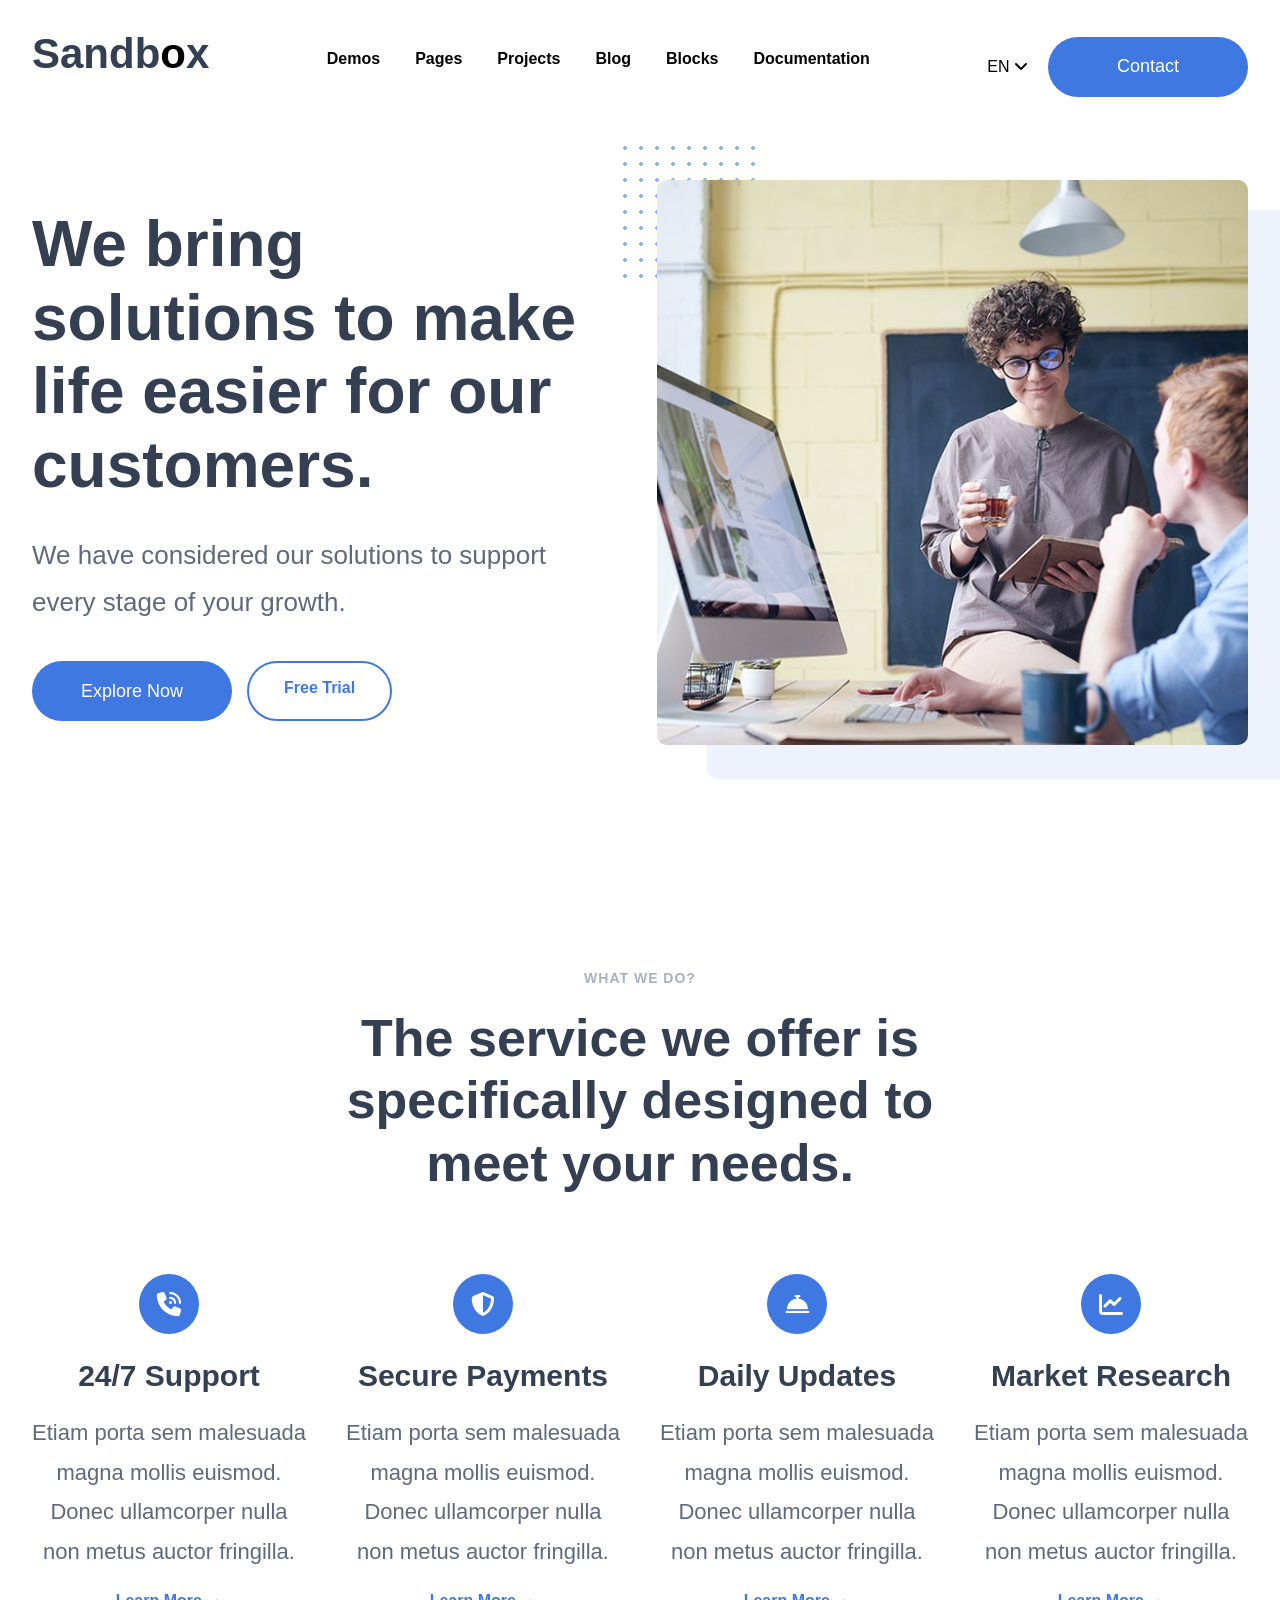
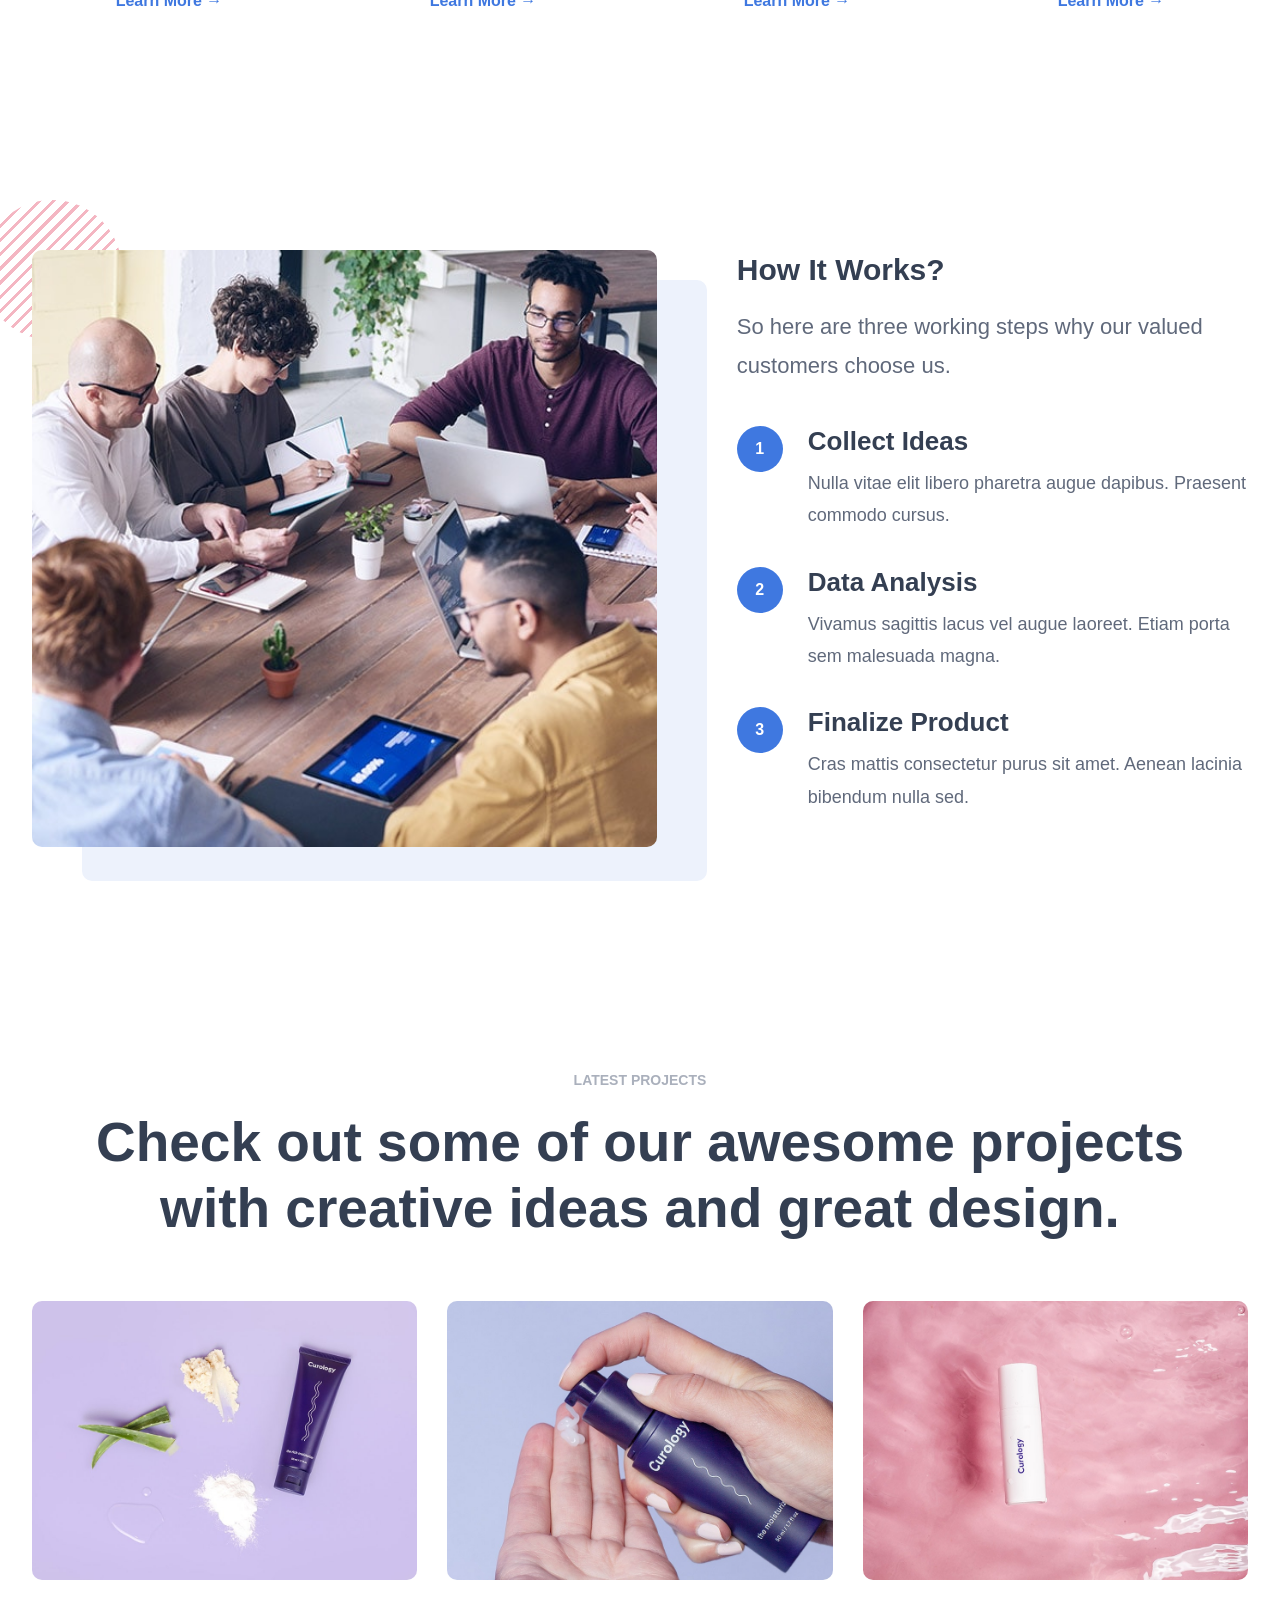
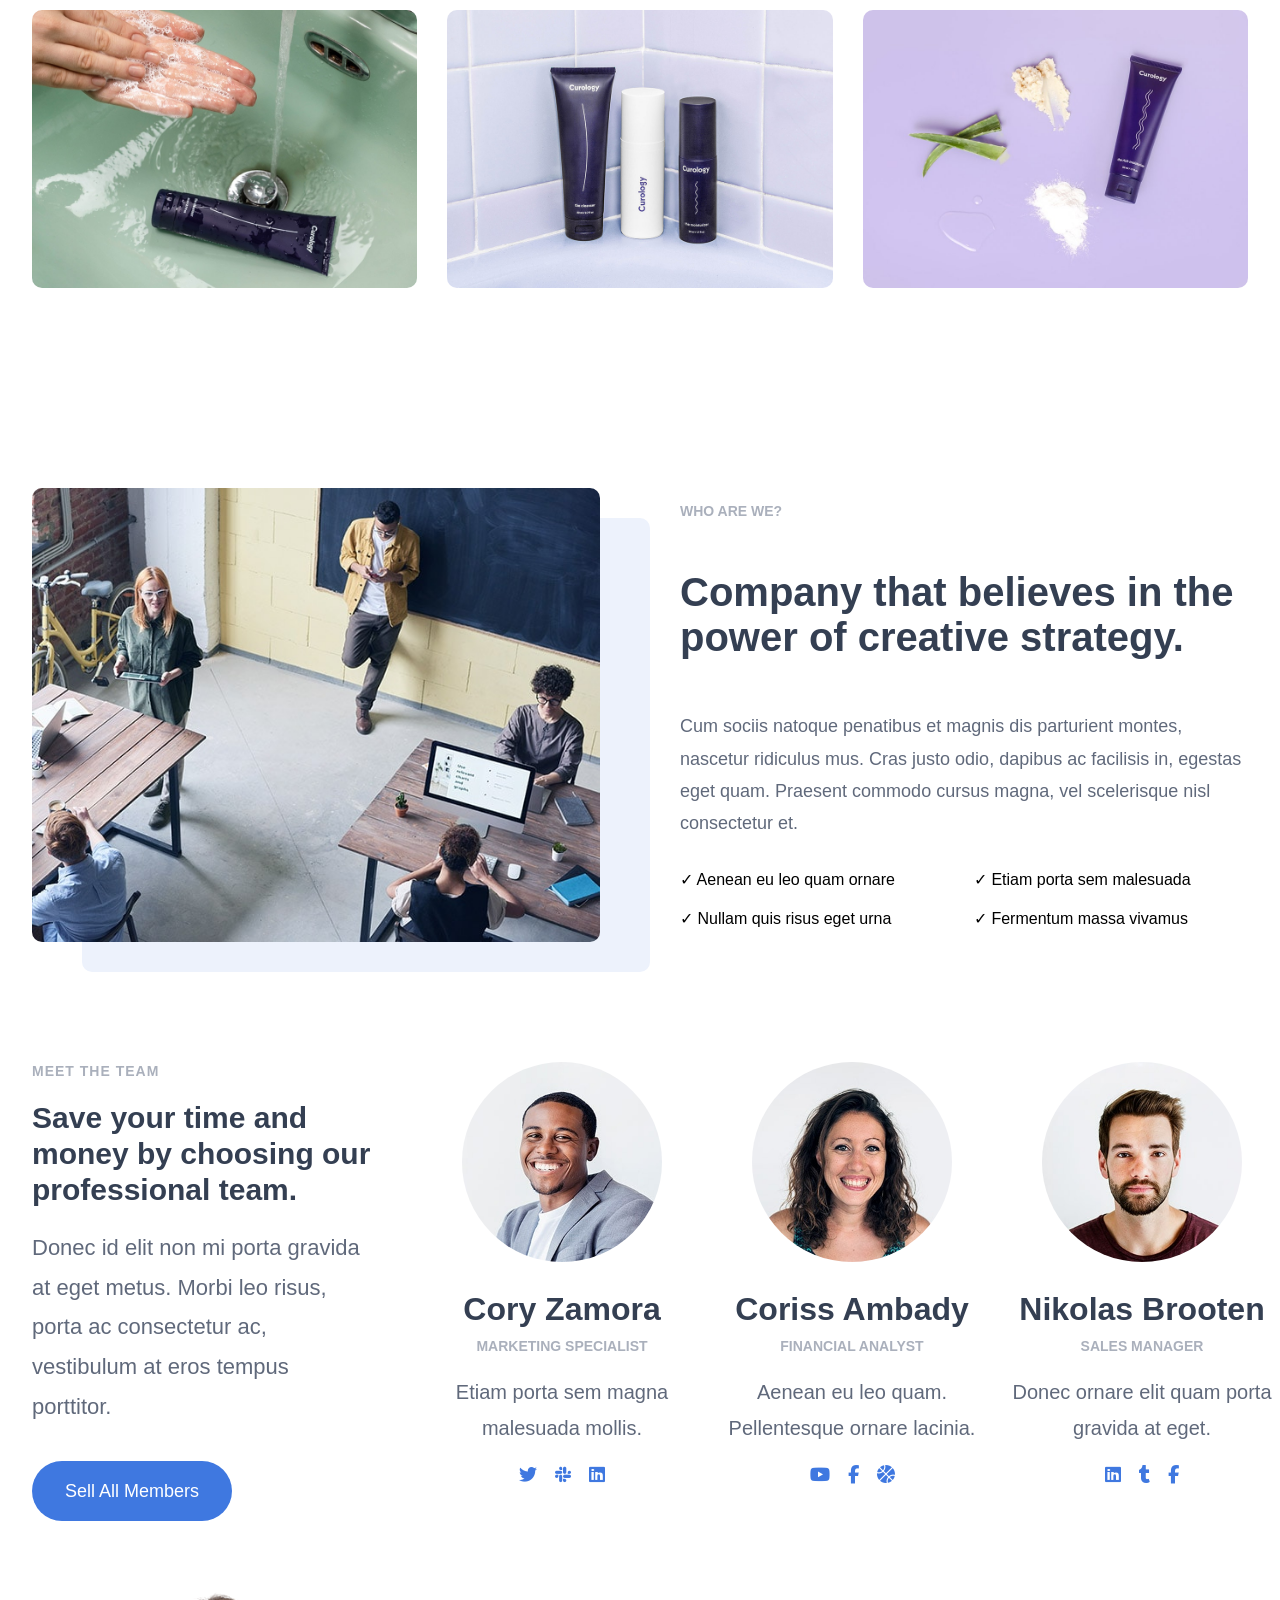
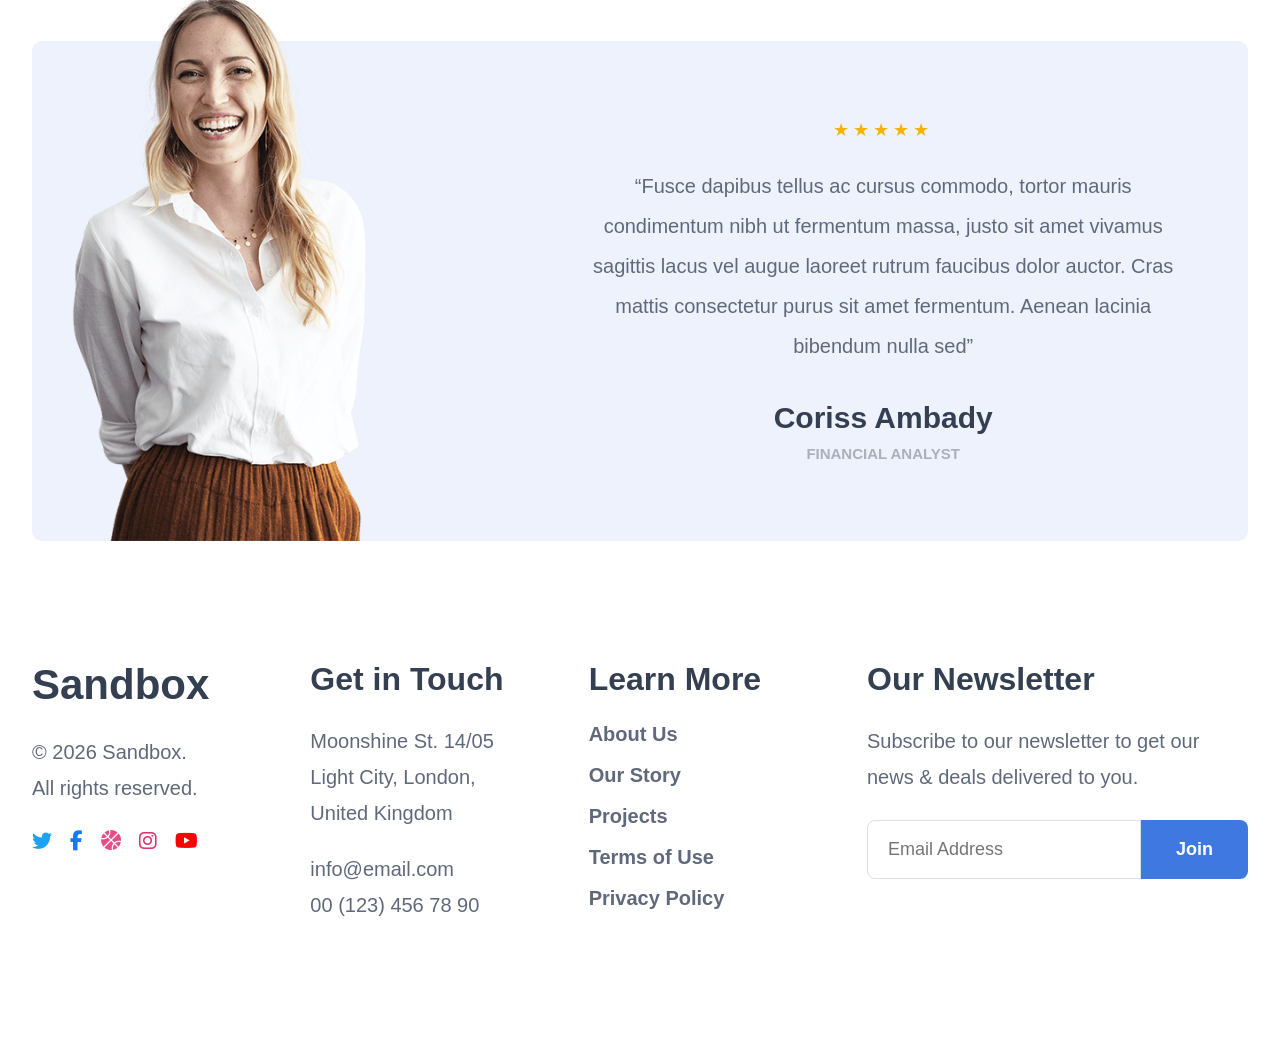
<file: css/29-may-2026/index.html>
<!DOCTYPE html>
<html lang="en">
<head>
    <meta charset="UTF-8">
    <meta name="viewport" content="width=device-width, initial-scale=1.0">
    <title>Sandbox Clone</title>
    <link rel="stylesheet"
    href="https://cdnjs.cloudflare.com/ajax/libs/font-awesome/6.6.0/css/all.min.css">
    <link rel="stylesheet" href="./asset/css/style.css">
    <link rel="stylesheet" href="./asset/css/media.css">
</head>
<body>

    <header>
        <div class="container navbar">

            <div class="logo">
                Sandb<span>o</span>x
            </div>

            <input type="checkbox" id="menu-toggle">

                <label for="menu-toggle" class="mobile-menu">
                    <i class="fa-solid fa-bars"></i>
                </label>

            <ul class="menu">

                <li class="dropdown">
                    <a href="#">Demos</a>

                    <div class="mega-menu">
                        <div class="demo-grid">

                            <div class="demo-box">
                                <img src="./asset/image/asset 10.jpeg" alt="">
                            </div>
                            <div class="demo-box">
                                <img src="./asset/image/asset 11.jpeg" alt="">
                            </div>
                            <div class="demo-box">
                                <img src="./asset/image/asset 12.jpeg" alt="">
                            </div>
                            <div class="demo-box">
                                <img src="./asset/image/asset 13.jpeg" alt="">
                            </div>
                            <div class="demo-box">
                                <img src="./asset/image/asset 14.jpeg" alt="">
                            </div>
                            <div class="demo-box">
                                <img src="./asset/image/asset 15.jpeg" alt="">
                            </div>
                            <div class="demo-box">
                                <img src="./asset/image/asset 16.jpeg" alt="">
                            </div>
                            <div class="demo-box">
                                <img src="./asset/image/asset 17.jpeg" alt="">
                            </div>
                            <div class="demo-box">
                                <img src="./asset/image/asset 18.jpeg" alt="">
                            </div>
                            <div class="demo-box">
                                <img src="./asset/image/asset 19.jpeg" alt="">
                            </div>
                            <div class="demo-box">
                                <img src="./asset/image/asset 20.jpeg" alt="">
                            </div>
                            <div class="demo-box">
                                <img src="./asset/image/asset 21.jpeg" alt="">
                            </div>
                            <div class="demo-box">
                                <img src="./asset/image/asset 22.jpeg" alt="">
                            </div>
                            <div class="demo-box">
                                <img src="./asset/image/asset 23.jpeg" alt="">
                            </div>
                            <div class="demo-box">
                                <img src="./asset/image/asset 24.jpeg" alt="">
                            </div>
                            <div class="demo-box">
                                <img src="./asset/image/asset 25.jpeg" alt="">
                            </div>
                            <div class="demo-box">
                                <img src="./asset/image/asset 26.jpeg" alt="">
                            </div>
                            <div class="demo-box">
                                <img src="./asset/image/asset 27.jpeg" alt="">
                            </div>

                        </div>
                    </div>
                </li>

                <li class="pagedown">
                    <a href="#">Pages</a>
                    <div class="page-menu">
                        <ul>
                            <li class="servicesdown">
                                <a href="">Services</a>
                                <ul class="servicesmenu">
                                    <li><a href="services">Services I</a></li>
                                    <li><a href="services2">Services II</a></li>
                                </ul>
                            </li>
                            <li class="aboutdown">

                                <a href="about">About</a>
                                
                                <ul class="aboutmenu">
                                    <li><a href="">About I</a></li>
                                    <li><a href="">About II</a></li>
                                </ul>
                            </li>
                            
                            <li class="shopdown">
                                <a href="">Shop</a>
                                <ul class="shopmenu">
                                    <li><a href="">Shop I</a></li>
                                    <li><a href="">Shop II</a></li>
                                    <li><a href="">Product Page</a></li>
                                    <li><a href="">Shopping Cart</a></li>
                                    <li><a href="">Checout</a></li>
                                </ul>
                            </li>
                            <li class="contactdown">
                                <a href="">Contact</a>
                                
                                <ul class="contactmenu">
                                    <li><a href="">Contact I</a></li>
                                    <li><a href="">Contact II</a></li>
                                    <li><a href="">Contact III</a></li>
                                </ul>
                            </li>
                            <li class="careerdown">
                                <a href="">Career</a>
                                <ul class="careermenu">
                                    <li><a href="">Job Listing I</a></li>
                                    <li><a href="">Job Listing II</a></li>
                                    <li><a href="">Job Desscription</a></li>
                                </ul>
                            </li>
                            <li class="Utilitydown">
                                <a href="">Utility</a>
                                <ul class="Utilitymenu">
                                    <li><a href="">404 Not Found</a></li>
                                    <li><a href="">Page Loader</a></li>
                                    <li><a href="">Sign In I</a></li>
                                    <li><a href="">Sign In II</a></li>
                                    <li><a href="">Sign Up I</a></li>
                                    <li><a href="">Sign Up II</a></li>
                                    <li><a href="">Terms</a></li>
                                </ul>
                            </li>
                            <li><a href="">Pricing</a></li>
                            <li><a href="">One Page</a></li>
                        </ul>
                    </div>
                </li>
                <li class="projectdown">
                    <a href="#">Projects</a>
                    <div class="projectmenu">
                        <div class="project-col">
                            <h4>PROJECT PAGES</h4>
                            
                            <ul >
                                <li><a href="">Project I</a></li>
                                <li><a href="">Project II</a></li>
                                <li><a href="">Project III</a></li>
                                <li><a href="">Project IV</a></li>
                            </ul>
                        </div>
                        <div class="divider"></div>
                        
                        <div class="project-col">
                            <h4>SINGLE PROJECTS</h4>
                            <ul>
                                <li><a href="">Single project I</a></li>
                                <li><a href="">Single project II</a></li>
                                <li><a href="">Single project III</a></li>
                                <li><a href="">Single project IV</a></li>
                            </ul>
                        </div>
                    </div>
                </li>
                <li class="blogdown">
                    <a href="#">Blog</a>
                    <ul class="blogmenu">
                        <li><a href="">Blog Without Sidebar</a></li>
                        <li><a href="">Blog With Sidebar</a></li>
                        <li><a href="">Blog with Left Sidebar</a></li>
                        <li class="blog-postdown">
                            <a href="">Blog Posta</a>
                            <ul class="blog-postmenu">
                                <li><a href="">Post Without Sidebar</a></li>
                                <li><a href="">Post With Sidebar</a></li>
                                <li><a href="">Post With Left Sidebar</a></li>
                            </ul>
                        </li>
                    </ul>
                </li>
                <li class="blockdown">
                    <a href="#">Blocks</a>
                    <div class="blockmenu">
                        <div class="block-grid">

                            <div class="block-item">
                                <div class="thumb">
                                    <img src="./asset/image/asset 37.svg" alt="">
                                </div>
                                <h4>About</h4>
                            </div>

                            <div class="block-item">
                                <div class="thumb">
                                    <img src="./asset/image/asset 38.svg" alt="">
                                </div>
                                <h4>Blog</h4>
                            </div>

                            <div class="block-item">
                                <div class="thumb">
                                    <img src="./asset/image/asset 39.svg" alt="">
                                </div>
                                <h4>Call to Action</h4>
                            </div>

                            <div class="block-item">
                                <div class="thumb">
                                    <img src="./asset/image/asset 40.svg" alt="">
                                </div>
                                <h4>Clients</h4>
                            </div>

                            <div class="block-item">
                                <div class="thumb">
                                    <img src="./asset/image/asset 41.svg" alt="">
                                </div>
                                <h4>Contact</h4>
                            </div>

                            <div class="block-item">
                                <div class="thumb">
                                    <img src="./asset/image/asset 42.svg" alt="">
                                </div>
                                <h4>Facts</h4>
                            </div>

                            <div class="block-item">
                                <div class="thumb">
                                    <img src="./asset/image/asset 43.svg" alt="">
                                </div>
                                <h4>FAQ</h4>
                            </div>


                            <div class="block-item">
                                <div class="thumb">
                                    <img src="./asset/image/asset 44.svg" alt="">
                                </div>
                                <h4>Features</h4>
                            </div>

                            <div class="block-item">
                                <div class="thumb">
                                    <img src="./asset/image/asset 45.svg" alt="">
                                </div>
                                <h4>footer</h4>
                            </div>

                            <div class="block-item">
                                <div class="thumb">
                                    <img src="./asset/image/asset 46.svg" alt="">
                                </div>
                                <h4>Hero</h4>
                            </div>

                            <div class="block-item">
                                <div class="thumb">
                                    <img src="./asset/image/asset 47.svg" alt="">
                                </div>
                                <h4>Misc</h4>
                            </div>


                            <div class="block-item">
                                <div class="thumb">
                                    <img src="./asset/image/asset 48.svg" alt="">
                                </div>
                                <h4>Navbar</h4>
                            </div>

                            <div class="block-item">
                                <div class="thumb">
                                    <img src="./asset/image/asset 49.svg" alt="">
                                </div>
                                <h4>Portfolio</h4>
                            </div>

                            <div class="block-item">
                                <div class="thumb">
                                    <img src="./asset/image/asset 50.svg" alt="">
                                </div>
                                <h4>Pricing</h4>
                            </div>

                            <div class="block-item">
                                <div class="thumb">
                                    <img src="./asset/image/asset 51.svg" alt="">
                                </div>
                                <h4>Process</h4>
                            </div>

                            <div class="block-item">
                                <div class="thumb">
                                    <img src="./asset/image/asset 52.svg" alt="">
                                </div>
                                <h4>Team</h4>
                            </div>

                            <div class="block-item">
                                <div class="thumb">
                                    <img src="./asset/image/asset 53.svg" alt="">
                                </div>
                                <h4>Testimonials</h4>
                            </div>

                        </div>

                    </div>
                </li>
                <li class="docudown">
                    <a href="#">Documentation</a>
                    <div class="documenu">
                        <div class="doc-left">
                            <div>
                                <h4>USAGE</h4>

                                <ul class="usag-grid">
                                    <li><a href="">Get Started</a></li>
                                    <li><a href="">Changelog</a></li>
                                    <li><a href="">Forms</a></li>
                                    <li><a href="">Credits</a></li>
                                    <li><a href="">FAQ</a></li>
                                </ul>
                            </div>
                            <div>
                                <h4>STYLEGUIDE</h4>
    
                                <ul class="style-grid">
                                    <li><a href="">Colors</a></li>
                                    <li><a href="">IIIutrations</a></li>
                                    <li><a href="">Fonts</a></li>
                                    <li><a href="">Backgrounds</a></li>
                                    <li><a href="">SVG Icon</a></li>
                                    <li><a href="">Misc</a></li>
                                    <li><a href="">Font Icon</a></li>
                                </ul>
                            </div>
                        </div>
                        <div class="divider"></div>
                        <div class="docu-right">
                            <h4>ELEMENTS</h4>

                            <ul class="element-grid">
                                <li><a href="">Accordion</a></li>
                                <li><a href="">Dividers</a></li>
                                <li><a href="">Shadows</a></li>
                                <li><a href="">Alerts</a></li>
                                <li><a href="">Form Elements</a></li>
                                <li><a href="">Shapes</a></li>
                                <li><a href="">Animations</a></li>
                                <li><a href="">Image Hover</a></li>
                                <li><a href="">Table</a></li>
                                <li><a href="">Avatars</a></li>
                                <li><a href="">Image Mask</a></li>
                                <li><a href="">Tabs</a></li>
                                <li><a href="">Backgrounds</a></li>
                                <li><a href="">Lightbox</a></li>
                                <li><a href="">Text Animations</a></li>
                                <li><a href="">Badges</a></li>
                                <li><a href="">Media Player</a></li>
                                <li><a href="">Text Highlight</a></li>
                                <li><a href="">Buttons</a></li>
                                <li><a href="">Modal</a></li>
                                <li><a href="">Tiles</a></li>
                                <li><a href="">Card</a></li>
                                <li><a href="">Carousel</a></li>
                                <li><a href="">Pagination</a></li>
                                <li><a href="">Progressbar</a></li>
                                <li><a href="">Tooltips & Popovers</a></li>
                                <li><a href="">Typography</a></li>
                            </ul>
                        </div>
                    </div>
                </li>

            </ul>
            <div class="nav-right">
                <div class="language">
                    <button class="lang-btn">
                        EN <i class="fa-solid fa-angle-down"></i>
                    </button>
                
                    <ul class="lang-menu">
                        <li><a href="#">EN</a></li>
                        <li><a href="#">DE</a></li>
                        <li><a href="#">ES</a></li>
                    </ul>
                </div>
                <button class="contact-btn">Contact</button>
            </div>

        </div>
    </header>

    <!-- section-hero -->
    <section class="hero">
        <div class="container hero-section">
    
            <div class="hero-content">
                <h1>
                    We bring solutions to make life easier
                    for our customers.
                </h1>
    
                <p>
                    We have considered our solutions to
                    support every stage of your growth.
                </p>
    
                <div class="hero-btns">
                    <button class="contact-btn">Explore Now</button>
                    <a href="#" class="btn-outline">Free Trial</a>
                </div>
            </div>
    
            <div class="hero-image">
    
                <div class="dots"></div>
    
                <div class="bg-shape"></div>
    
                <img src="./asset/image/asset 54.jpeg" alt="">
    
            </div>
    
        </div>
    </section>

    <!-- second section -->
    <section class="services">
        <div class="container">
    
            <span class="section-tag">WHAT WE DO?</span>
    
            <h2 class="section-title">
                The service we offer is specifically
                designed to meet your needs.
            </h2>
    
            <div class="service-grid">
    
                <div class="service-box">
                    <div class="icon-box">
                        <i class="fa-solid fa-phone-volume"></i>
                    </div>
    
                    <h3>24/7 Support</h3>
    
                    <p>
                        Etiam porta sem malesuada magna mollis euismod.
                        Donec ullamcorper nulla non metus auctor fringilla.
                    </p>
    
                    <a href="#">Learn More →</a>
                </div>
    
                <div class="service-box">
                    <div class="icon-box">
                        <i class="fa-solid fa-shield-halved"></i>
                    </div>
    
                    <h3>Secure Payments</h3>
    
                    <p>
                        Etiam porta sem malesuada magna mollis euismod.
                        Donec ullamcorper nulla non metus auctor fringilla.
                    </p>
    
                    <a href="#">Learn More →</a>
                </div>
    
                <div class="service-box">
                    <div class="icon-box">
                        <i class="fa-solid fa-bell-concierge"></i>
                    </div>
    
                    <h3>Daily Updates</h3>
    
                    <p>
                        Etiam porta sem malesuada magna mollis euismod.
                        Donec ullamcorper nulla non metus auctor fringilla.
                    </p>
    
                    <a href="#">Learn More →</a>
                </div>
    
                <div class="service-box">
                    <div class="icon-box">
                        <i class="fa-solid fa-chart-line"></i>
                    </div>
    
                    <h3>Market Research</h3>
    
                    <p>
                        Etiam porta sem malesuada magna mollis euismod.
                        Donec ullamcorper nulla non metus auctor fringilla.
                    </p>
    
                    <a href="#">Learn More →</a>
                </div>
    
            </div>
    
        </div>
    </section>

    <!-- demo 2 section -->
    <section class="work">
        <div class="container work-section">
    
            <div class="work-image">
    
                <div class="circle-shape"></div>
                <div class="bg-shape"></div>
    
                <img src="./asset/image/asset 61.jpeg" alt="">
    
            </div>
    
            <div class="work-content">
    
                <h2>How It Works?</h2>
    
                <p class="work-desc">
                    So here are three working steps why our
                    valued customers choose us.
                </p>
    
                <div class="step">
                    <div class="step-number">1</div>
    
                    <div>
                        <h3>Collect Ideas</h3>
                        <p>
                            Nulla vitae elit libero pharetra augue dapibus.
                            Praesent commodo cursus.
                        </p>
                    </div>
                </div>
    
                <div class="step">
                    <div class="step-number">2</div>
    
                    <div>
                        <h3>Data Analysis</h3>
                        <p>
                            Vivamus sagittis lacus vel augue laoreet.
                            Etiam porta sem malesuada magna.
                        </p>
                    </div>
                </div>
    
                <div class="step">
                    <div class="step-number">3</div>
    
                    <div>
                        <h3>Finalize Product</h3>
                        <p>
                            Cras mattis consectetur purus sit amet.
                            Aenean lacinia bibendum nulla sed.
                        </p>
                    </div>
                </div>
    
            </div>
    
        </div>
    </section>

    <!-- section project -->
    <section class="projects">

        <span class="project-tag">LATEST PROJECTS</span>
    
        <h2 class="project-title">
            Check out some of our awesome projects
            with creative ideas and great design.
        </h2>
    
        <div class="project-gallery">

            <img src="./asset/image/asset 62.jpeg" alt="">
            <img src="./asset/image/asset 63.jpeg" alt="">
            <img src="./asset/image/asset 64.jpeg" alt="">
            <img src="./asset/image/asset 65.jpeg" alt="">
            <img src="./asset/image/asset 66.jpeg" alt="">
            <img src="./asset/image/asset 62.jpeg" alt="">
    
        </div>
    </section>

    <!-- secton 4 -->
    <section class="about-company">

        <div class="about-left">
            <img src="./asset/image/asset 69.jpeg" alt="">
            <div class="bg-shape"></div>
    
            <a href="#video-popup" class="play-btn">
                ▶
            </a>
    
        </div>
    
        <div class="about-right">
    
            <span>WHO ARE WE?</span>
    
            <h2>
                Company that believes in the power of creative strategy.
            </h2>
    
            <p>
                Cum sociis natoque penatibus et magnis dis parturient montes, nascetur ridiculus mus. Cras justo odio, dapibus ac facilisis in, egestas eget quam. Praesent commodo cursus magna, vel scelerisque nisl consectetur et.
            </p>
    
            <div class="check-list">
    
                <div>✓ Aenean eu leo quam ornare</div>
                <div>✓ Etiam porta sem malesuada</div>
                <div>✓ Nullam quis risus eget urna</div>
                <div>✓ Fermentum massa vivamus</div>
    
            </div>
    
        </div>
    
    </section>

    <!-- section 5 -->
    <section class="team-section">

        <div class="team-left">
    
            <span class="team-tag">MEET THE TEAM</span>
    
            <h2>
                Save your time and
                money by choosing our
                professional team.
            </h2>
    
            <p>
                Donec id elit non mi porta gravida at eget metus.
                Morbi leo risus, porta ac consectetur ac,
                vestibulum at eros tempus porttitor.
            </p>
    
            <button class="contact-btn">Sell All Members</button>
    
        </div>
    
        <div class="team-right">
    
            <div class="team-card">
    
                <img src="./asset/image/asset 70.jpeg" alt="">
    
                <h3>Cory Zamora</h3>
    
                <span>MARKETING SPECIALIST</span>
    
                <p>
                    Etiam porta sem magna malesuada mollis.
                </p>
    
                <div class="social">
                    <i class="fa-brands fa-twitter"></i>
                    <i class="fa-brands fa-slack"></i>
                    <i class="fa-brands fa-linkedin"></i>
                </div>
    
            </div>
    
            <div class="team-card">
    
                <img src="./asset/image/asset 71.jpeg" alt="">
    
                <h3>Coriss Ambady</h3>
    
                <span>FINANCIAL ANALYST</span>
    
                <p>
                    Aenean eu leo quam.
                    Pellentesque ornare lacinia.
                </p>
    
                <div class="social">
                    <i class="fa-brands fa-youtube"></i>
                    <i class="fa-brands fa-facebook-f"></i>
                    <i class="fa-solid fa-basketball"></i>
                </div>
    
            </div>
    
            <div class="team-card">
    
                <img src="./asset/image/asset 72.jpeg" alt="">
    
                <h3>Nikolas Brooten</h3>
    
                <span>SALES MANAGER</span>
    
                <p>
                    Donec ornare elit quam porta gravida at eget.
                </p>
    
                <div class="social">
                    <i class="fa-brands fa-linkedin"></i>
                    <i class="fa-brands fa-tumblr"></i>
                    <i class="fa-brands fa-facebook-f"></i>
                </div>
    
            </div>
        </div>
    
    </section>

    <!-- section 6 -->

    <section class="testimonial">

        <div class="testimonial-box">
    
            <div class="testimonial-img">
                <img src="./asset/image/asset 75.png" alt="">
            </div>
    
            <div class="testimonial-content">
    
                <div class="stars">
                    ★★★★★
                </div>
    
                <p class="review">
                    “Fusce dapibus tellus ac cursus commodo, tortor mauris
                    condimentum nibh ut fermentum massa, justo sit amet
                    vivamus sagittis lacus vel augue laoreet rutrum faucibus
                    dolor auctor. Cras mattis consectetur purus sit amet
                    fermentum. Aenean lacinia bibendum nulla sed”
                </p>
    
                <h3>Coriss Ambady</h3>
    
                <span>FINANCIAL ANALYST</span>
    
            </div>
    
        </div>
    
    </section>

    <!-- footer section -->
    <footer class="footer">

        <div class="footer-col">
    
            <h2 class="logo">Sandbox</h2>
    
            <p>© 2026 Sandbox.<br>All rights reserved.</p>
    
            <div class="footer-social">
                <i class="fa-brands fa-twitter"></i>
                <i class="fa-brands fa-facebook-f"></i>
                <i class="fa-solid fa-basketball"></i>
                <i class="fa-brands fa-instagram"></i>
                <i class="fa-brands fa-youtube"></i>
            </div>
    
        </div>
    
        <div class="footer-col">
    
            <h3>Get in Touch</h3>
    
            <p>
                Moonshine St. 14/05<br>
                Light City, London,<br>
                United Kingdom
            </p>
    
            <p>
                info@email.com<br>
                00 (123) 456 78 90
            </p>
    
        </div>
    
        <div class="footer-col">
    
            <h3>Learn More</h3>
    
            <ul>
                <li><a href="#">About Us</a></li>
                <li><a href="#">Our Story</a></li>
                <li><a href="#">Projects</a></li>
                <li><a href="#">Terms of Use</a></li>
                <li><a href="#">Privacy Policy</a></li>
            </ul>
    
        </div>
    
        <div class="footer-col newsletter">
    
            <h3>Our Newsletter</h3>
    
            <p>
                Subscribe to our newsletter to get our
                news & deals delivered to you.
            </p>
    
            <form>
                <input type="email" placeholder="Email Address">
                <button type="submit">Join</button>
            </form>
    
        </div>
    
    </footer>
</body>
</html>
</file>
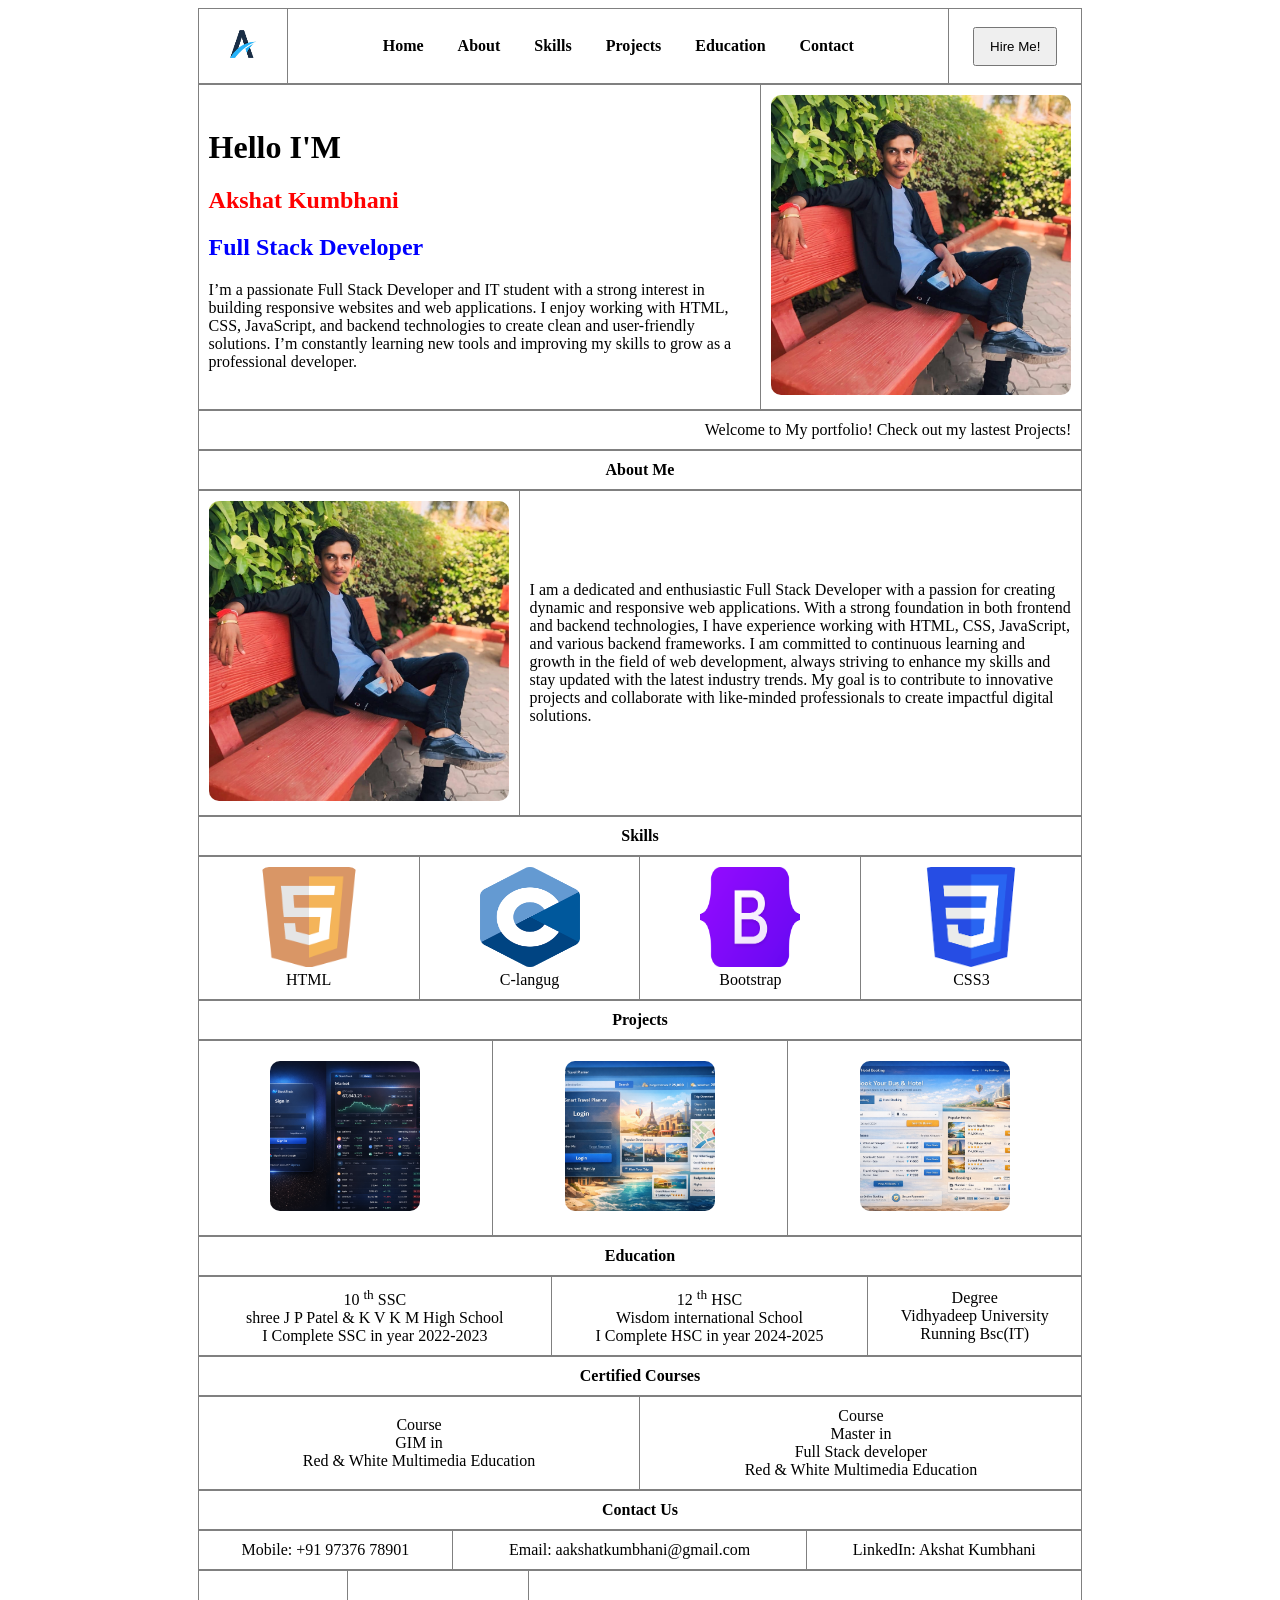
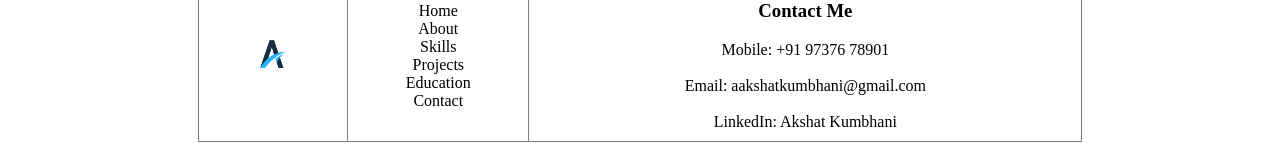
<file: HTML5/09-04-2026/index.html>
<!DOCTYPE html>
<html lang="en">
<head>
    <meta charset="UTF-8">
    <meta name="viewport" content="width=device-width, initial-scale=1.0">
    <title>Portfolio</title>
    <style>
        table {
            margin: auto;
            border-collapse: collapse;
            width: 70%;
        }
        th a{
            margin: 0 15px;
            text-decoration: none;
            color: black;
            font-weight: bold;
        }
        nav ul {
            list-style-type: none;
            padding: 0;
            text-align: center;
        }
        a {
            text-decoration: none;
            color: black;
        }
        

    </style>
</head>
<body>
    <table border="1" cellpadding="10" width="70%">
        <tr>
            <th>
                    <img src="./image/360_F_104185226_IKoYj7oCdgIer8bbnKgIdwIOSxsggTXo.jpg" alt="logo" style="width: 50px; height: 50px; border-radius:10px;">
            </th>
            <th>
                <nav>
                    <a href="home">Home</a>
                    <a href="About">About</a>
                    <a href="Skills">Skills</a>
                    <a href="Projects">Projects</a>
                    <a href="Education">Education</a>
                    <a href="Contact">Contact</a>
                </nav>
            </th>
            <th>
                <button style="padding: 10px 15px; cursor:pointer; ">Hire Me!</button>
            </th>
        </tr>
        <table border="1" cellpadding="10" width="70%" id="home">
            <tr>
                <td><h1>Hello I'M</h1>
                    <h2 style="color: red;">Akshat Kumbhani</h2>
                    <h2 style="color: blue;">Full Stack Developer</h2>
                    <p>I’m a passionate Full Stack Developer and IT student with a strong interest in building responsive websites and web applications. I enjoy working with HTML, CSS, JavaScript, and backend technologies to create clean and user-friendly solutions. I’m constantly learning new tools and improving my skills to grow as a professional developer.</p>    
                </td>
                <td>
                    <img src="./image/WhatsApp Image 2026-01-04 at 5.44.13 PM.jpeg" alt="Akshat Kumbhani" style="width: 300px; height: 300px; border-radius:10px;">
                </td>
            </tr>
        </table>
        <table border="1" cellpadding="10" width="70%">
            <tr>
                <td style="text-align: right;" colspan="2">Welcome to My portfolio! Check out my lastest Projects!</td>
            </tr>
            </table>
            <table border="1" cellpadding="10" width="70%" id="About">
            <tr>
                <th colspan="2">About Me</th>
            </tr>
            </table>
            <table border="1" cellpadding="10" width="70%">
            <tr>
                <td>
                    <img src="./image/WhatsApp Image 2026-01-04 at 5.44.13 PM.jpeg" alt="Image" style="width: 300px; height: 300px; border-radius:10px;">
                </td>
                <td>
                    <p> I am a dedicated and enthusiastic Full Stack Developer with a passion for creating dynamic and responsive web applications. With a strong foundation in both frontend and backend technologies, I have experience working with HTML, CSS, JavaScript, and various backend frameworks. I am committed to continuous learning and growth in the field of web development, always striving to enhance my skills and stay updated with the latest industry trends. My goal is to contribute to innovative projects and collaborate with like-minded professionals to create impactful digital solutions.
                    </p>
                </td>
            </tr>
        </table>
        <table border="1" cellpadding="10" width="70%" id="Skills">
            <tr>
                <th colspan="4">Skills</th>
            </tr>
        </table>
        <table border="1" cellpadding="10" width="70%">
            <tr style="text-align: center;">
                <td>
                    <img src="./image/179327.png" alt="Skills" style="height: 100px; width: 100px; border-radius:10px;"><br>
                     HTML
                </td>
                <td>
                    <img src="./image/C_Logo.png" alt="c" style="height: 100px; width: 100px; border-radius:10px;"><br>
                    C-langug
                </td>
                <td>
                    <img src="./image/Bootstrap_logo.svg.png" alt="Bootstrap" style="height: 100px; width: 100px; border-radius:10px;"><br>
                    Bootstrap
                </td>
                <td>
                    <img src="./image/images.png" alt="css" style="height: 100px; width: 100px; border-radius:10px;"><br>
                    CSS3
                </td>
            </tr>
        </table>
        <table border="1" cellpadding="10" width="70%" id="projects">
            <tr>
                <th>Projects</th>
            </tr>
        </table>
        <table border="1" cellpadding="20" width="70%">
            <tr style="text-align: center;">
                <td>
                    <img src="./image/Stock market.png" alt="Stock Market Prediction" style="width:150px; height:150px; object-fit:cover; border-radius:10px;">
                </td>
                <td>
                    <img src="./image/traveling.png" alt="Traveling App" style="width:150px; height:150px; object-fit:cover; border-radius:10px;">
                </td>
                <td>
                    <img src="./image/booking.png" alt="Booking App" style="width:150px; height:150px; object-fit:cover; border-radius:10px;">
                </td>
            </tr>
        </table>
        <table border="1" cellpadding="10" width="70%" id="education">
            <tr>
                <th colspan="3">Education</th>
            </tr>
        </table>
        <table border="1" cellpadding="10" width="70%">
            <tr style="text-align: center;">
                <td> 10 <sup>th</sup> SSC <br>
                    shree J P Patel & K V K M High School <br>
                    I Complete SSC in year 2022-2023
                </td>
                <td>
                    12 <sup>th</sup> HSC <br>
                    Wisdom international School <br>
                    I Complete HSC in year 2024-2025
                </td>
                <td>
                    Degree <br>
                    Vidhyadeep University <br>
                    Running Bsc(IT)
                </td>
            </tr>
        </table>
        <table border="1" cellpadding="10" width="70%">
            <tr>
                <th> Certified Courses</th>
            </tr>
        </table>
        <table border="1" cellpadding="10" width="70%">
            <tr style="text-align: center;">
                <td>Course <br>
                    GIM in <br>
                    Red & White Multimedia Education
                </td>
                <td>
                    Course <br>
                    Master in <br>
                    Full Stack developer <br>
                    Red & White Multimedia Education
                </td>
            </tr>
        </table>
        <table border="1" cellpadding="10" width="70%" id="contact">
            <tr>
                <th>Contact Us</th>
            </tr>
        </table>
        <table border="1" cellpadding="10" width="70%">
            <tr style="text-align: center;">
                <td><a href="tel:9737678901">Mobile: +91 97376 78901</a></td>
                <td>
                    <a href="mailto:aakshatkumbhani@gmail.com">Email: aakshatkumbhani@gmail.com</a>
                </td>
                <td>
                    <a href="https://www.linkedin.com/in/akshat-kumbhani-198816281/" target="_blank">LinkedIn: Akshat Kumbhani</a>
                </td>
            </tr>
        </table>
        <table border="1" cellpadding="10" width="70%">
            <tr style="text-align: center;">
                <td>
                    <img src="./image/360_F_104185226_IKoYj7oCdgIer8bbnKgIdwIOSxsggTXo.jpg" alt="logo" style="width: 50px; height: 50px; border-radius:10px;"><br>
                </td>
                <td>
                    <nav>
                        <ul>
                            <li><a href="#home">Home</a></li>
                            <li><a href="#about">About</a></li>
                            <li><a href="#skills">Skills</a></li>
                            <li><a href="#projects">Projects</a></li>
                            <li><a href="#education">Education</a></li>
                            <li><a href="#contact">Contact</a></li>
                        </ul>
                    </nav>
                </td>
                <td>
                    <h3>Contact Me</h3>
                    <div>Mobile:<a href="tel:9737670385"> +91 97376 78901</a></div>
                    <br>
                    <div>Email:<a href="mailto:aakshatkumbhani@gmail.com"> aakshatkumbhani@gmail.com</a></div>
                    <br>
                    <div>LinkedIn:<a href="https://www.linkedin.com/in/akshat-kumbhani-198816281/" target="_blank"> Akshat Kumbhani</a></div>
                </td>
            </tr>
        </table>
    </table>
</body>
</html>
</file>
<file: css/29-may-2026/asset/css/style.css>
*{
    margin:0;
    padding:0;
    box-sizing:border-box;
}

body{
    font-family:sans-serif;
}

.container{
    width:79%;
    margin:auto;
    background: white;
}

ul li{
    list-style-type: none;
    margin-bottom: 15px;
}

a{
    text-decoration: none;
    color: black;
    font-weight: 600;
    transition: .3s
}

a:hover{
    color: blue;
}

h4{
    color: #3f78e0;
    font-family: 14px;
    margin-bottom: 15px;
}
header{
    background:white;
    position:relative;
    width:100%;
    position:fixed;
    top:0;
    left:0;
    background:rgba(255,255,255,.85);
    backdrop-filter:blur(10px);
    z-index:99999;
    transition:.4s;
}

.navbar{
    display:flex;
    justify-content:space-between;
    align-items:center;
    padding:30px 0;
}

.logo{

    font-size:40px;
    font-weight:bold;
    color: black;
}

.logo span{
    color:black;
}

.menu{
    display:flex;
    gap:35px;
    list-style:none;
}

.nav-right{
    display:flex;
    align-items:center;
    gap:20px;
}

/* MEGA MENU */

.dropdown{
    position:relative;
}

a{
    color: black;
    text-decoration: none;
    font-weight: 600;
}

a:hover{
    color: blue;
    transition: 0.5s;
}

.mega-menu{
    width:1400px;
    background:#1f2937;
    padding:30px;
    position:absolute;
    z-index: 9999;
    top:70px;
    left:-400px;
    opacity:0;
    visibility:hidden;
    transition:.4s;
}

.dropdown:hover .mega-menu{
    opacity:1;
    visibility:visible;
    transform: translateY(-10px);
}

.demo-grid{
    display:grid;
    grid-template-columns:repeat(6,1fr);
    gap:20px;
}

.demo-box{
    height:140px;
    background:#374151;
    border-radius:10px;
}

.demo-box img{
    height: 150px;
}

.demo-box img:hover{
    transform: translateY(-5px);
}

.pagedown{
    position: relative;
}

.page-menu{
    width:180px;
    background:white;
    box-shadow: 0 10px 30px rgba(0,0,0,0.1);
    border-radius:12px;
    padding:20px;
    position:absolute;
    z-index: 9999;
    top:50px;
    left: -20px;
    opacity:0;
    visibility:hidden;
    transition:.4s;
}

.page-menu li{
    margin-bottom: 15px;
}

.pagedown:hover .page-menu{
    opacity: 1;
    visibility: visible;
    transform: translateY(-5px);
}

.servicesdown{
    position: relative;
}

.servicesmenu {
    width: 200px;
    background: white;
    box-shadow: 0 10px 30px rgba(0,0,0,0.1);
    border-radius: 20px;
    padding: 25px 20px 20px 20px;
    position: absolute;
    top: 10px;
    left: 180px;
    visibility: hidden;
    transition: .4s ;
}

.servicesdown:hover .servicesmenu{
    opacity: 1;
    visibility: visible;
    transform: translateY(-10px);
}

.aboutdown{
    position: relative;
}

.aboutmenu{
    width: 200px;
    background: white;
    box-shadow: 0 10px 30px rgba(0,0,0,0.1);
    border-radius: 20px;
    padding: 20px 20px 20px 20px;
    left: 180px;
    top: 5px;
    position: absolute;
    visibility: hidden;
    transition: .4s;
}

.aboutdown:hover .aboutmenu{
    opacity: 1;
    visibility: visible;
    transform: translateY(-10px);
}

.shopdown{
    position: relative;
}

.shopmenu{
    width: 200px;
    background: white;
    box-shadow: 0 10px 30px rgba(0,0,0,0.1);
    border-radius: 20px;
    padding: 20px 20px 20px 20px;
    left: 180px;
    top: 5px;
    background: white;
    position: absolute;
    visibility: hidden;
    transition: .4s;
}

.shopdown:hover .shopmenu{
    opacity: 1;
    visibility: visible;
    transform: translateY(-10px);
}

.contactdown{
    position: relative;
}

.contactmenu{
    width: 200px;
    background: white;
    box-shadow: 0 10px 30px rgba(0,0,0,0.1);
    border-radius: 20px;
    padding: 20px 20px 20px 20px;
    left: 180px;
    top: 5px;
    position: absolute;
    visibility: hidden;
    transition: .4s;
}

.contactdown:hover .contactmenu{
    opacity: 1;
    visibility: visible;
    transform: translateY(-10px);
}

.careerdown{
    position: relative;
}

.careermenu{
    width: 200px;
    background: white;
    box-shadow: 0 10px 30px rgba(0,0,0,0.1);
    border-radius: 20px;
    padding: 20px 20px 20px 20px;
    left: 180px;
    top: 8px;
    position: absolute;
    visibility: hidden;
    transition: .4s;
}

.careerdown:hover .careermenu{
    opacity: 1;
    visibility: visible;
    transform: translateY(-10px);
}

.Utilitydown{
    position: relative;
}

.Utilitymenu{
    width: 200px;
    border-radius: 20px;
    background: white;
    box-shadow: 0 10px 30px rgba(0,0,0,0.1);
    padding: 20px 20px 20px 20px;
    left: 180px;
    top: 10px;
    position: absolute;
    visibility: hidden;
    transition: .4s;
}

.Utilitydown:hover .Utilitymenu{
    opacity: 1;
    visibility: visible;
    transform: translateY(-10px);
}

.projectdown{
    position: relative;
}

.projectmenu{
    width:400px;
    border-radius: 20px;
    background:white;
    box-shadow: 0 10px 30px rgba(0,0,0,0.1);
    padding:20px 20px 20px 20px;
    position:absolute;
    z-index: 999;
    top:40px;
    opacity:0;
    visibility:hidden;
    transition:.4s;
    display: flex;
    gap: 25px;
}


.projectdown:hover .projectmenu{
    opacity: 1;
    visibility: visible;
}

.divider{
    width: 1px;
    background: #e5e7eb;
}

.blogdown{
    position: relative;
}

.blogmenu{
    width:250px;
    background:white;
    box-shadow: 0 10px 30px rgba(0,0,0,0.1);
    border-radius:20px;
    padding:20px 20px 20px 20px;
    position:absolute;
    z-index: 999;
    top:40px;
    opacity:0;
    visibility:hidden;
    transition:.4s;
}

.blogdown:hover .blogmenu{
    opacity: 1;
    visibility: visible;
    transform: translateY(-10px);
}

.blog-postdown{
    position: relative;
}

.blog-postmenu{
    width: 250px;
    background: white;
    box-shadow: 0 10px 30px rgba(0,0,0,0.1);
    border-radius: 20px;
    position: absolute;
    padding: 20px 20px 20px 20px;
    top: 10px;
    left: 240px;
    opacity: 0;
    visibility: hidden;
    transition: .4s;
}

.blog-postdown:hover .blog-postmenu{
    opacity: 1;
    visibility: visible;
    transform: translateY(-10px);
}

/* BLOCKS MENU */

.blocksdown{
    position: relative;
}

.blockmenu{
    width:1200px;
    background: #1f2937;
    box-shadow:0 20px 50px rgba(0,0,0,.15);
    padding:40px;
    border-radius:20px;
    position:absolute;
    top:100%;
    left:300px;
    transform: translatey(-5px);
    opacity:0;
    visibility:hidden;
    transition:.4s;
    z-index:999;
}

.blockdown:hover .blockmenu{
    opacity:1;
    visibility:visible;
    transform: translateY(-10px);
}

.block-grid{
    display:grid;
    grid-template-columns:repeat(6,1fr);
    gap:30px;
}

.block-item{
    cursor:pointer;
}

.thumb{
    width:100%;
    height:120px;
    overflow: hidden;
    display: flex;
    justify-content: center;
    align-items: center;
    background:#374151;
    border-radius:8px;
    margin-bottom:12px;
    transition:.3s;
}

.block-item h4{
    color:#fff;
    font-size:18px;
    font-weight:500;
}

.block-item:hover .thumb{
    transform:translateY(-5px);
    background:#4b5563;
}

.docudown{
    position: relative;
}

.documenu{
    width:1200px;
    background:#fff;
    border-radius:12px;
    padding:30px;
    position:absolute;
    top:50px;
    left:-150px;
    transform:translateX(-50%);
    display:flex;
    gap:35px;
    box-shadow:0 10px 30px rgba(0,0,0,.08);
    opacity:0;
    visibility:hidden;
    transition:.4s;
    z-index:999;
}

.docudown:hover .documenu{
    opacity: 1;
    visibility: visible;
}

.doc-left{
    width: 330px;
}
.usag-grid{
    display: grid;
    grid-template-columns: repeat(2,1fr);
    gap: 12px 40px;
    margin-bottom: 30px;
}

.style-grid{
    display: grid;
    grid-template-columns: repeat(2,1fr);
    gap: 12px 40px;
}

.element-grid{
    display: grid;
    grid-template-columns: repeat(3,1fr);
    gap: 14px 60px;
}

.language{
    position:relative;
}

.lang-btn{
    border:none;
    background:none;
    font-size:16px;
    font-weight: 500;
    cursor:pointer;
}

.lang-menu{
    width:70px;
    background:#fff;
    border-radius:10px;
    box-shadow:0 10px 30px rgba(0,0,0,.1);
    position:absolute;
    top:35px;
    left:0;

    opacity:0;
    visibility:hidden;
    transition:.3s;
}

.language:hover .lang-menu{
    opacity:1;
    visibility:visible;
}

.lang-menu li{
    list-style:none;
    margin:0;
}

.lang-menu li a{
    display:block;
    padding:10px;
    text-align:center;
}

.contact-btn{
    height: 60px;
    width: 200px;
    background: #3f78e0;
    border-radius: 40px;
    border: none;
    color: white;
    font-weight: 500;
    font-size: 18px;
}

.contact-btn:hover{
    transform: translateY(-5px);
    box-shadow: 0 1px 9px black;
}

/* hero-section */
.hero{
    padding:180px 0 100px;
}

.hero-section{
    display:flex;
    justify-content:space-between;
    align-items:center;
    gap:80px;
}

.hero-content{
    width:48%;
}

.hero-content h1{
    font-size:64px;
    line-height:1.15;
    color:#343f52;
    margin-bottom:30px;
    font-weight:700;
}

.hero-content p{
    font-size:26px;
    line-height:1.8;
    color:#60697b;
    margin-bottom:35px;
}

.hero-btns{
    display:flex;
    gap:15px;
}

.btn-outline{
    border:2px solid #3f78e0;
    color:#3f78e0;
    padding:16px 35px;
    border-radius:50px;
}

.btn-outline:hover{
    transform: translateY(-5px);
    background: #3f78e0;
    color: white;
}

.hero-image{
    width:52%;
    position:relative;
}

.hero-image img{
    width:100%;
    border-radius:10px;
    position:relative;
    z-index:2;
}

.dots{
    width:140px;
    height:140px;
    position:absolute;
    top:-40px;
    left:-40px;
    z-index:0;
    background-image:radial-gradient(#8db4ff 2px, transparent 2px);
    background-size:16px 16px;
}

/* second section */
.services{
    padding:120px 0;
    text-align:center;
}

.section-tag{
    color:#aab0bc;
    font-size:14px;
    font-weight:700;
    letter-spacing:1px;
}

.section-title{
    max-width:700px;
    margin:20px auto 80px;
    font-size:52px;
    line-height:1.2;
    color:#343f52;
}

.service-grid{
    display:grid;
    grid-template-columns:repeat(4,1fr);
    gap:40px;
}

.service-box{
    text-align:center;
}

.icon-box{
    width:60px;
    height:60px;
    background:#3f78e0;
    border-radius:50%;
    margin:0 auto 25px;

    display:flex;
    justify-content:center;
    align-items:center;
}

.icon-box i{
    color:#fff;
    font-size:24px;
}

.service-box h3{
    font-size:30px;
    color:#343f52;
    margin-bottom:20px;
}

.service-box p{
    font-size:22px;
    line-height:1.8;
    color:#60697b;
    margin-bottom:20px;
}

.service-box a{
    color:#3f78e0;
    font-weight:600;
}

.service-box:hover .icon-box{
    transform:translateY(-5px);
    transition:.3s;
}   

/* demo 2 section */
.work{
    padding:120px 0;
}

.work-section{
    display:flex;
    align-items:center;
    justify-content:space-between;
    gap:80px;
}

.work-image{
    width:55%;
    position:relative;
}

.work-image img{
    width:100%;
    border-radius:10px;
    position:relative;
    z-index:2;
}

.bg-shape{
    width:100%;
    height:100%;
    background:#edf2fc;
    border-radius:10px;

    position:absolute;
    left:50px;
    top:30px;
    z-index:1;
}

.circle-shape{
    width:140px;
    height:140px;
    border-radius:50%;

    position:absolute;
    left:-50px;
    top:-50px;
    z-index:0;

    background:repeating-linear-gradient(
        135deg,
        #f4b6c2,
        #f4b6c2 3px,
        transparent 3px,
        transparent 10px
    );
}

.work-content{
    width:45%;
}

.work-content h2{
    font-size:30px;
    color:#343f52;
    margin-bottom:20px;
}

.work-desc{
    font-size:22px;
    line-height:1.8;
    color:#60697b;
    margin-bottom:40px;
}

.step{
    display:flex;
    gap:25px;
    margin-bottom:35px;
}

.step-number{
    min-width:46px;
    height:46px;

    background:#3f78e0;
    color:#fff;

    border-radius:50%;

    display:flex;
    justify-content:center;
    align-items:center;

    font-weight:700;
}

.step h3{
    font-size:26px;
    color:#343f52;
    margin-bottom:10px;
}

.step p{
    font-size:18px;
    line-height:1.8;
    color:#60697b;
}

.projects{
    padding:120px 0;
    text-align:center;
}

.project-tag{
    color:#aab0bc;
    font-size:14px;
    font-weight:700;
}

.project-title{
    max-width:1100px;
    margin:20px auto 60px;
    font-size:32px;
    line-height:1.2;
    color:#343f52;
}

.projects{
    width:1200px;
    margin:auto;
    padding:100px 0;
    text-align:center;
}

.projects h2{
    font-size:55px;
    color:#343f52;
    margin-bottom:60px;
}

.project-gallery{
    display:grid;
    grid-template-columns:repeat(3,1fr);
    gap:30px;
}

.project-gallery img{
    width:100%;
    display:block;
    border-radius:10px;
    transition:.4s;
}

.project-gallery img:hover{
    transform:translateY(-10px);
}

/* section 4 */
.about-company{
    width:1200px;
    margin:100px auto;
    display:flex;
    justify-content:space-between;
    align-items:center;
    gap:80px;
}

.about-left{
    position:relative;
    width:50%;
}

.about-left img{
    width:100%;
    display: block;
    border-radius:10px;
    position: relative;
    z-index: 2;
}

.play-btn{
    position:absolute;
    top:50%;
    left:50%;
    transform:translate(-50%,-50%);
    width:90px;
    height:90px;
    border-radius:50%;
    background:#3f78e0;
    color:#fff;
    text-decoration:none;
    font-size:40px;
    display:flex;
    justify-content:center;
    align-items:center;
    box-shadow:0 0 0 20px rgba(63,120,224,.2);
}

.about-right{
    width:50%;
}

.about-right span{
    color:#aab0bc;
    font-size:14px;
    font-weight:700;
}

.about-right h2{
    font-size:40px;
    color:#343f52;
    margin:50px 0;
}

.about-right p{
    color:#60697b;
    line-height:1.8;
    font-size: 18px;
}

.check-list{
    margin-top:30px;
    display:grid;
    grid-template-columns:repeat(2,1fr);
    gap:20px;
}

/* section 5 */
.team-section{
    width:1200px;
    margin:120px auto;
    display:flex;
    justify-content:space-between;
    align-items:flex-start;
    gap: 60px;
}

.team-left{
    width:340px;
    flex-shrink: 0;
}

.team-tag{
    font-size:14px;
    color:#aab0bc;
    font-weight:700;
    letter-spacing:1px;
}

.team-left h2{
    font-size: 30px;
    line-height:1.2;
    color:#343f52;
    margin:20px 0;
}

.team-left p{
    color:#60697b;
    font-size:22px;
    line-height:1.8;
    margin-bottom:35px;
}

.team-btn{
    display:inline-block;
    padding:18px 35px;
    background:#3f78e0;
    color:#fff;
    text-decoration:none;
    border-radius:50px;
    font-weight:600;
}

.team-right{
    flex: 1;
    display: flex;
    justify-content: space-between;
    gap: 30px;
}

.team-card{
    width:260px;
    text-align:center;
}

.team-card img{
    width:200px;
    height:200px;
    border-radius:50%;
    object-fit:cover;
    margin-bottom:25px;
}

.team-card h3{
    font-size:32px;
    color:#343f52;
    margin-bottom:10px;
}

.team-card span{
    display:block;
    color:#aab0bc;
    font-size:14px;
    font-weight:700;
    margin-bottom:20px;
}

.team-card p{
    color:#60697b;
    font-size:20px;
    line-height:1.8;
    margin-bottom:20px;
}

.social{
    display:flex;
    justify-content:center;
    gap:18px;
}

.social i{
    font-size:18px;
    color:#3f78e0;
}

.team-dots{
    width:100%;
    text-align:center;
    margin-top:30px;
}

.team-dots span{
    width:8px;
    height:8px;
    background:#d1d5db;
    border-radius:50%;
    display:inline-block;
    margin:0 5px;
}

.team-dots .active{
    background:#3f78e0;
}

/* section 6 */
.testimonial{
    width:1200px;
    margin:120px auto;
}

.testimonial-box{
    background:#edf2fc;
    border-radius:10px;
    min-height:500px;

    display:flex;
    align-items:center;

    position:relative;
    overflow:visible;
}

.testimonial-img{
    width:40%;
    position:relative;
    height:500px;
}

.testimonial-img img{
    position:absolute;
    bottom:0;
    left:40px;

    width:320px;
    display:block;
}

.testimonial-content{
    width:60%;
    text-align:center;
    padding:70px;
}

.stars{
    color:#f6b400;
    font-size:18px;
    margin-bottom:25px;
    letter-spacing:4px;
}

.review{
    font-size:20px;
    line-height:2;
    color:#60697b;
    margin-bottom:35px;
}

.testimonial-content h3{
    font-size:30px;
    color:#343f52;
    margin-bottom:10px;
}

.testimonial-content span{
    font-size:15px;
    font-weight:700;
    color:#aab0bc;
}

/* footer section */
.footer{
    width:1200px;
    margin:100px auto;
    display:flex;
    justify-content:space-between;
    gap:60px;
}

.footer-col{
    flex:1;
}

.logo{
    font-size:42px;
    color:#343f52;
    margin-bottom:25px;
}

.footer-col h3{
    font-size:32px;
    color:#343f52;
    margin-bottom:25px;
}

.footer-col p{
    color:#60697b;
    font-size:20px;
    line-height:1.8;
    margin-bottom:20px;
}

.footer-social{
    display:flex;
    gap:18px;
    margin-top:25px;
}

.footer-social i{
    font-size:20px;
    cursor:pointer;
}

.footer-social .fa-twitter{
    color:#1da1f2;
}

.footer-social .fa-facebook-f{
    color:#1877f2;
}

.footer-social .fa-basketball{
    color:#ea4c89;
}

.footer-social .fa-instagram{
    color:#e1306c;
}

.footer-social .fa-youtube{
    color:#ff0000;
}

.footer-col ul{
    list-style:none;
}

.footer-col ul li{
    margin-bottom:18px;
}

.footer-col ul li a{
    text-decoration:none;
    color:#60697b;
    font-size:20px;
}

.newsletter form{
    display:flex;
    margin-top:25px;
}

.newsletter input{
    flex:1;
    padding:18px 20px;
    border:1px solid #dcdfe6;
    border-radius:8px 0 0 8px;
    outline:none;
    font-size:18px;
}

.newsletter button{
    padding:18px 35px;
    border:none;
    background:#3f78e0;
    color:#fff;
    font-size:18px;
    font-weight:600;
    border-radius:0 8px 8px 0;
    cursor:pointer;
}

.newsletter button:hover{
    transition: calc(0.5s);
    transform: translateY(-1px);
}
</file>
<file: css/29-may-2026/asset/css/media.css>
/* =========================
   1400px
========================= */
@media (max-width:1400px){

    .container,
    .projects,
    .about-company,
    .team-section,
    .testimonial,
    .footer{
        width:95%;
    }

    .mega-menu{
        width:1200px;
        left:-350px;
    }

    .documenu{
        width:1000px;
    }

    .blockmenu{
        width:1000px;
        left:150px;
    }
}


/* =========================
   1200px
========================= */
@media (max-width:1200px){

    .hero-content h1{
        font-size:50px;
    }

    .section-title,
    .project-title{
        font-size:42px;
    }

    .work-content h2,
    .about-right h2{
        font-size:42px;
    }

    .service-grid{
        grid-template-columns:repeat(2,1fr);
    }

    .project-gallery{
        grid-template-columns:repeat(2,1fr);
    }

    .team-section{
        flex-direction:column;
        align-items:center;
        text-align:center;
    }

    .team-left{
        width:100%;
    }

    .team-right{
        width:100%;
        justify-content:center;
        flex-wrap:wrap;
    }

    .testimonial-box{
        flex-direction:column;
        padding:50px 30px;
    }

    .testimonial-img,
    .testimonial-content{
        width:100%;
    }

    .testimonial-img{
        height:auto;
        text-align:center;
    }

    .testimonial-img img{
        position:static;
        width:280px;
    }

    .footer{
        flex-wrap:wrap;
    }

    .footer-col{
        width:45%;
        flex:none;
    }
}


/* =========================
   992px
========================= */
@media (max-width:992px){

    .navbar{
        flex-wrap:wrap;
        gap:20px;
    }

    .menu{
        gap:15px;
        flex-wrap:wrap;
        justify-content:center;
    }

    .hero-section,
    .work-section,
    .about-company{
        flex-direction:column;
    }

    .hero-content,
    .hero-image,
    .work-content,
    .work-image,
    .about-left,
    .about-right{
        width:100%;
    }

    .hero-content{
        text-align:center;
    }

    .hero-btns{
        justify-content:center;
    }

    .service-grid{
        grid-template-columns:1fr;
    }

    .project-gallery{
        grid-template-columns:1fr;
    }

    .check-list{
        grid-template-columns:1fr;
    }

    .team-right{
        flex-wrap:wrap;
    }

    .team-card{
        width:45%;
    }

    .footer{
        gap:40px;
    }

    .footer-col{
        width:100%;
    }
}

/* =========================
   768px
========================= */
@media (max-width:768px){

    .navbar{
        position:relative;
        justify-content:space-between;
        align-items:center;
        padding:20px 0;
    }

    /* Hamburger Show */
    .mobile-menu{
        display:block !important;
        font-size:32px;
        cursor:pointer;
        order:2;
    }

    /* Hide Contact & Language */
    .nav-right{
        display:none !important;
    }

    /* Hide Menu Initially */
    .menu{
        display:none !important;
        position:absolute;
        top:100%;
        left:0;
        width:100%;
        background:#fff;
        flex-direction:column;
        align-items:center;
        gap:20px;
        padding:30px 20px;
        box-shadow:0 10px 30px rgba(0,0,0,.1);
        z-index:99999;
    }

    /* Open Menu */
    #menu-toggle:checked ~ .menu{
        display:flex !important;
    }

    /* Hide Desktop Dropdowns */
    .mega-menu,
    .page-menu,
    .projectmenu,
    .blogmenu,
    .blockmenu,
    .documenu,
    .servicesmenu,
    .aboutmenu,
    .shopmenu,
    .contactmenu,
    .careermenu,
    .Utilitymenu,
    .blog-postmenu{
        display:none !important;
    }

    .hero{
        padding-top:140px;
    }

    .hero-content h1{
        font-size:38px;
    }

    .hero-content p{
        font-size:20px;
    }

    .section-title,
    .project-title{
        font-size:34px;
    }

    .work-content h2,
    .about-right h2{
        font-size:34px;
    }

    .team-card{
        width:100%;
    }

    .team-card h3{
        font-size:24px;
    }

    .testimonial-content{
        padding:30px;
    }

    .review{
        font-size:18px;
        line-height:1.8;
    }

    .footer-col h3{
        font-size:24px;
    }

    .newsletter form{
        flex-direction:column;
    }

    .newsletter input{
        border-radius:8px;
        margin-bottom:10px;
    }

    .newsletter button{
        border-radius:8px;
        width:100%;
    }
}
.mobile-menu{
    display:none;
}

#menu-toggle{
    display:none;
}
/* =========================
   576px
========================= */
@media (max-width:576px){

    .logo{
        font-size:30px;
    }

    .contact-btn{
        width:150px;
        height:50px;
        font-size:15px;
    }

    .hero-content h1{
        font-size:30px;
    }

    .hero-content p{
        font-size:18px;
    }

    .section-title,
    .project-title{
        font-size:28px;
    }

    .work-content h2,
    .about-right h2{
        font-size:28px;
    }

    .service-box h3{
        font-size:24px;
    }

    .service-box p,
    .work-desc,
    .about-right p,
    .team-left p,
    .team-card p,
    .footer-col p{
        font-size:16px;
    }

    .hero-btns{
        flex-direction:column;
        align-items:center;
    }

    .btn-outline{
        width:100%;
        text-align:center;
    }

    .contact-btn{
        width:100%;
    }

    .team-card img{
        width:150px;
        height:150px;
    }

    .testimonial-img img{
        width:220px;
    }
}
</file>
